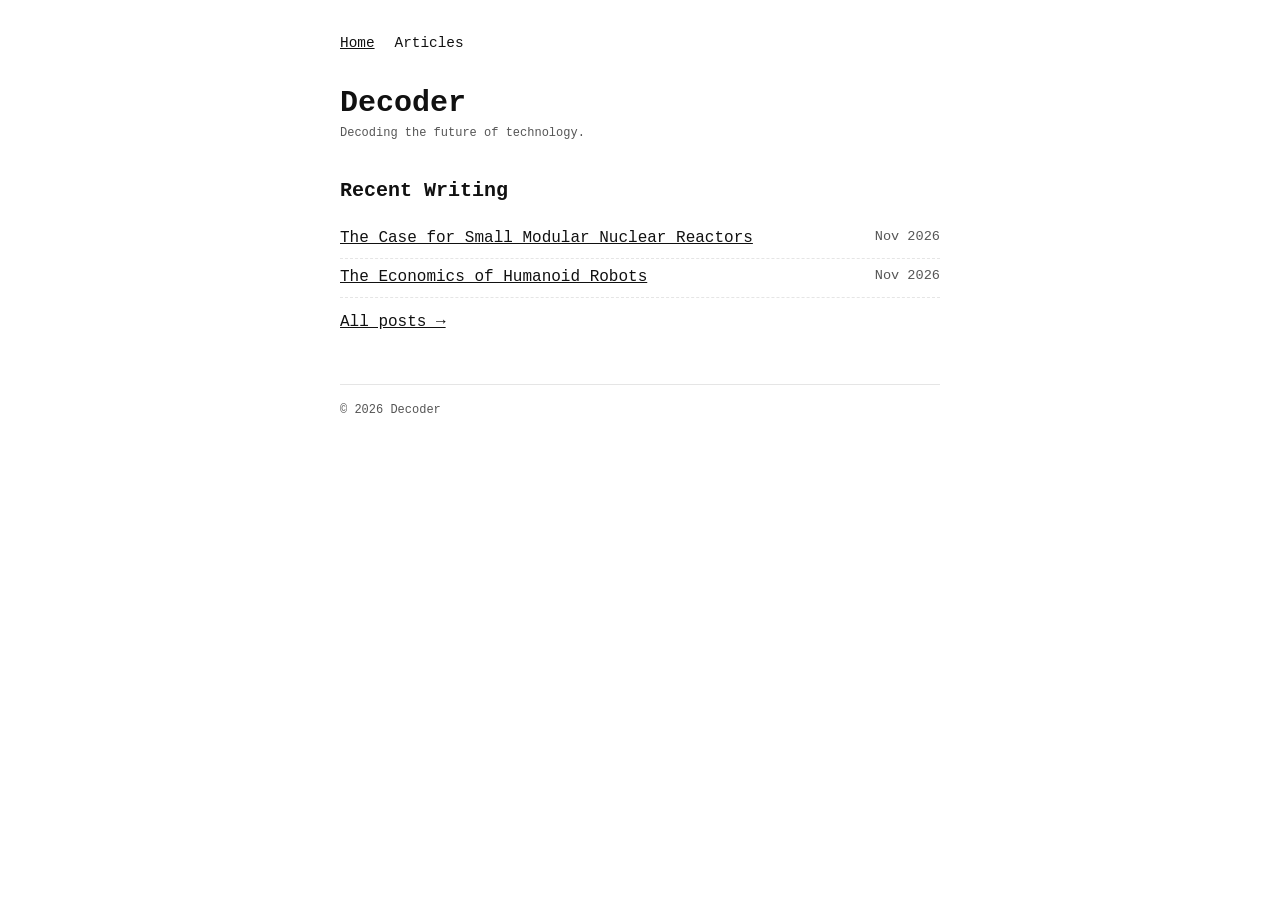
<file: index.html>
<!DOCTYPE html>
<html lang="en">
<head>
  <meta charset="utf-8">
  <meta name="viewport" content="width=device-width, initial-scale=1">
  <title>Decoder</title>
  <link rel="stylesheet" href="style.css">
  <link rel="icon" type="image/png" href="images/favicon.jpeg">
</head>
<body>

  <nav>
    <a href="index.html" class="active">Home</a>
    <a href="blog.html">Articles</a>
  </nav>

  <h1>Decoder</h1>
  <p class="meta">Decoding the future of technology.</p>


  <h2>Recent Writing</h2>
  <ul class="post-list">
    <li>
      <a href="posts/nuclear-reactors.html">The Case for Small Modular Nuclear Reactors</a>
      <span class="date">Nov 2026</span>
    </li>
  </ul>
  
  <ul class="post-list">
    <li>
      <a href="posts/humanoid-economics.html">The Economics of Humanoid Robots</a>
      <span class="date">Nov 2026</span>
    </li>
  </ul>
  
  <p style="margin-top:0.75rem;"><a href="blog.html">All posts &rarr;</a></p>


  <footer>&copy; 2026 Decoder</footer>
</body>
</html>
</file>
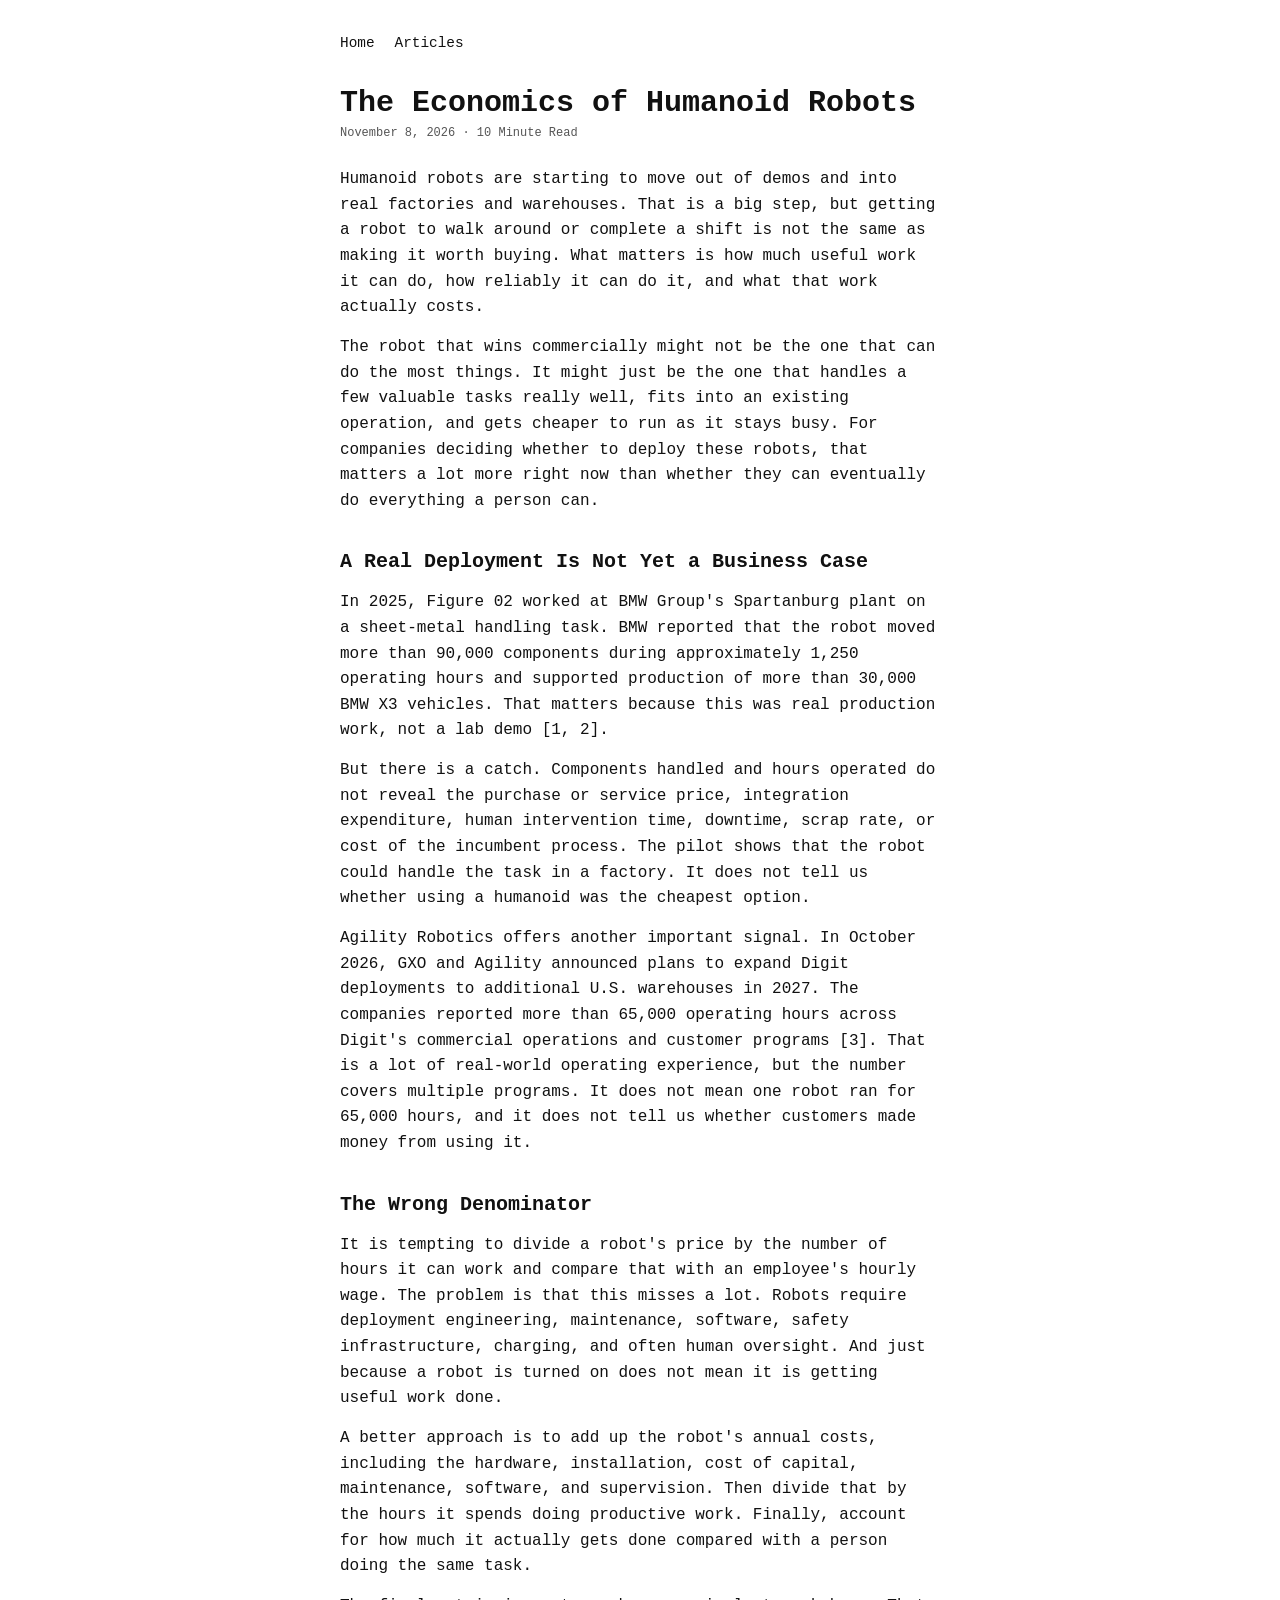
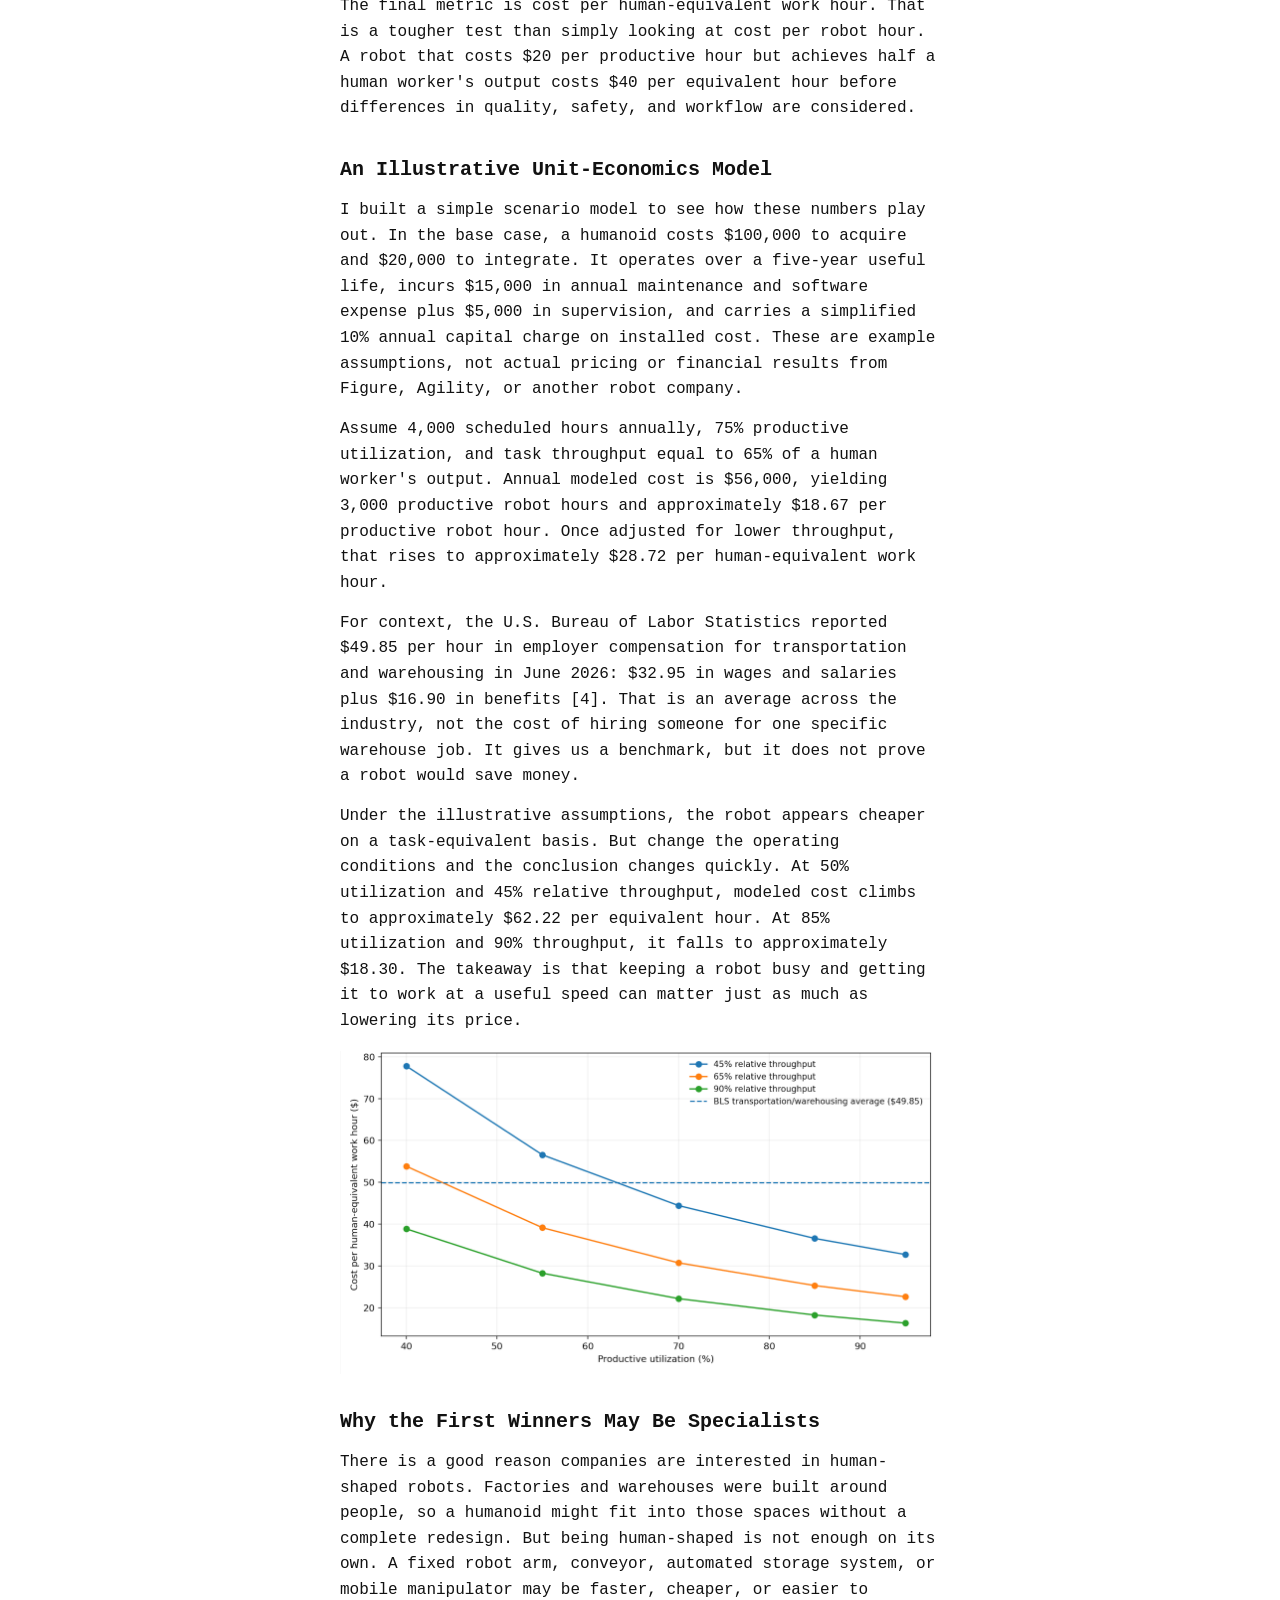
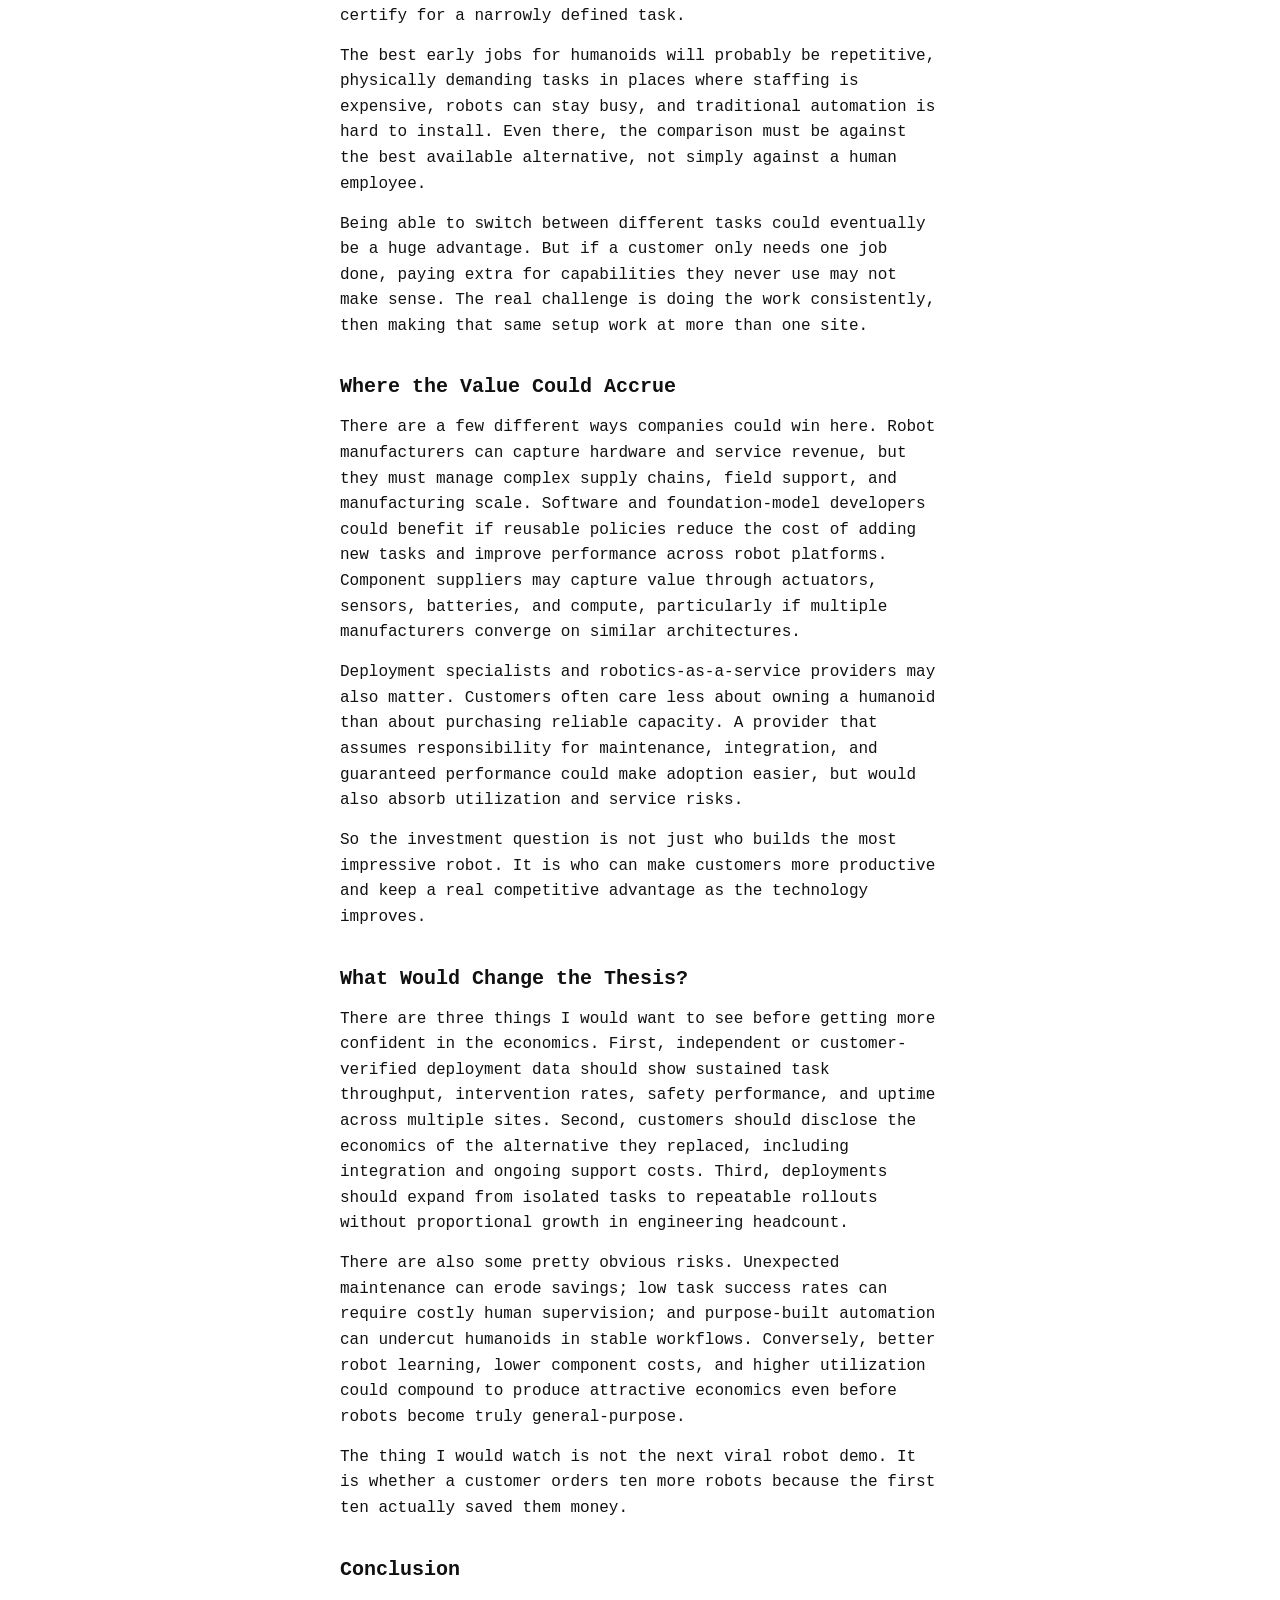
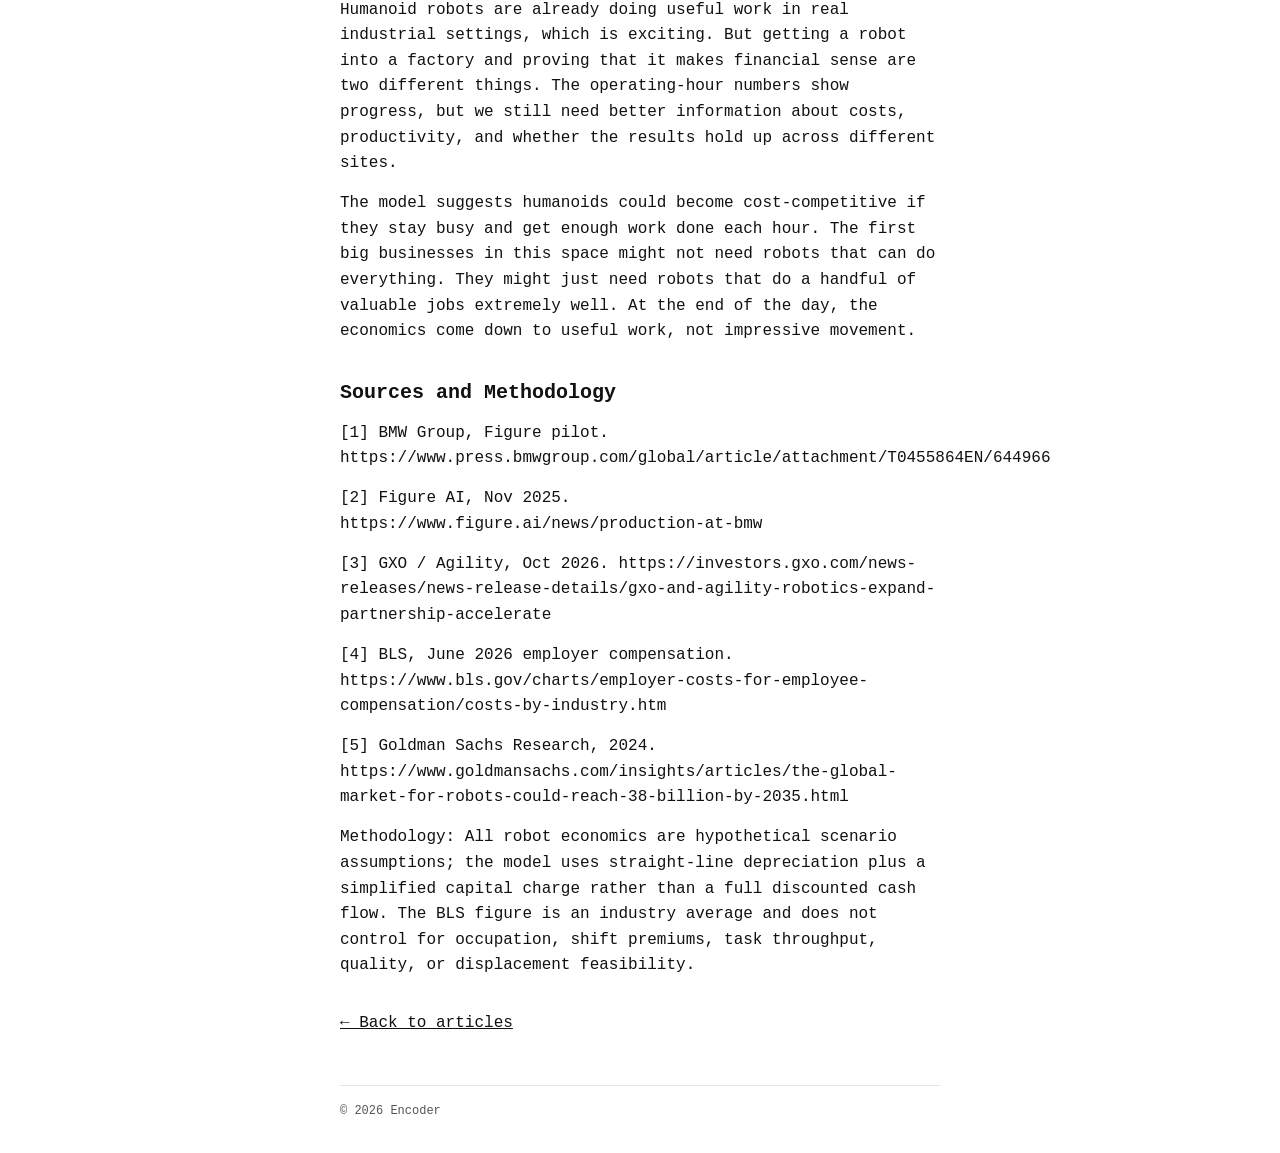
<file: posts/humanoid-economics.html>
<!DOCTYPE html>
<html lang="en">
<head>
  <meta charset="utf-8">
  <meta name="viewport" content="width=device-width, initial-scale=1">
  <title>The Economics of Humanoid Robots | Encoder</title>
  <link rel="stylesheet" href="../style.css">
  <link rel="icon" type="image/png" href="../images/favicon.jpeg">
</head>
<body>

  <nav>
    <a href="../index.html">Home</a>
    <a href="../blog.html">Articles</a>
  </nav>

  <article>
    <h1>The Economics of Humanoid Robots</h1>
      <p class="meta">November 8, 2026 &middot; 10 Minute Read</p>

      <p>Humanoid robots are starting to move out of demos and into real factories and warehouses. That is a big step, but 
        getting a robot to walk around or complete a shift is not the same as making it worth buying. What matters is how much 
        useful work it can do, how reliably it can do it, and what that work actually costs.</p>

      <p>The robot that wins commercially might not be the one that can do the most things. It might just be the one that handles a few 
        valuable tasks really well, fits into an existing operation, and gets cheaper to run as it stays busy. For companies deciding whether to 
        deploy these robots, that matters a lot more right now than whether they can eventually do everything a person can.</p>

    <h2>A Real Deployment Is Not Yet a Business Case</h2>

      <p>In 2025, Figure 02 worked at BMW Group's Spartanburg plant on a sheet-metal handling task. BMW reported that the robot moved more than 90,000 components during approximately 1,250 operating hours and supported production of more than 30,000 BMW X3 vehicles. That matters because this was real production work, not a lab demo [1, 2].</p>

      <p>But there is a catch. Components handled and hours operated do not reveal the purchase or service price, integration expenditure, human intervention time, downtime, scrap rate, or cost of the incumbent process. The pilot shows that the robot could handle the task in a factory. It does not tell us whether using a humanoid was the cheapest option.</p>

      <p>Agility Robotics offers another important signal. In October 2026, GXO and Agility announced plans to expand Digit deployments to additional U.S. warehouses in 2027. The companies reported more than 65,000 operating hours across Digit's commercial operations and customer programs [3]. That is a lot of real-world operating experience, but the number covers multiple programs. It does not mean one robot ran for 65,000 hours, and it does not tell us whether customers made money from using it.</p>

    <h2>The Wrong Denominator</h2>

      <p>It is tempting to divide a robot's price by the number of hours it can work and compare that with an employee's hourly wage. The problem is that this misses a lot. Robots require deployment engineering, maintenance, software, safety infrastructure, charging, and often human oversight. And just because a robot is turned on does not mean it is getting useful work done.</p>

      <p>A better approach is to add up the robot's annual costs, including the hardware, installation, cost of capital, maintenance, software, and supervision. Then divide that by the hours it spends doing productive work. Finally, account for how much it actually gets done compared with a person doing the same task.</p>

      <p>The final metric is cost per human-equivalent work hour. That is a tougher test than simply looking at cost per robot hour. A robot that costs $20 per productive hour but achieves half a human worker's output costs $40 per equivalent hour before differences in quality, safety, and workflow are considered.</p>

    <h2>An Illustrative Unit-Economics Model</h2>

      <p>I built a simple scenario model to see how these numbers play out. In the base case, a humanoid costs $100,000 to acquire and $20,000 to integrate. It operates over a five-year useful life, incurs $15,000 in annual maintenance and software expense plus $5,000 in supervision, and carries a simplified 10% annual capital charge on installed cost. These are example assumptions, not actual pricing or financial results from Figure, Agility, or another robot company.</p>

      <p>Assume 4,000 scheduled hours annually, 75% productive utilization, and task throughput equal to 65% of a human worker's output. Annual modeled cost is $56,000, yielding 3,000 productive robot hours and approximately $18.67 per productive robot hour. Once adjusted for lower throughput, that rises to approximately $28.72 per human-equivalent work hour.</p>

      <p>For context, the U.S. Bureau of Labor Statistics reported $49.85 per hour in employer compensation for transportation and warehousing in June 2026: $32.95 in wages and salaries plus $16.90 in benefits [4]. That is an average across the industry, not the cost of hiring someone for one specific warehouse job. It gives us a benchmark, but it does not prove a robot would save money.</p>

      <p>Under the illustrative assumptions, the robot appears cheaper on a task-equivalent basis. But change the operating conditions and the conclusion changes quickly. At 50% utilization and 45% relative throughput, modeled cost climbs to approximately $62.22 per equivalent hour. At 85% utilization and 90% throughput, it falls to approximately $18.30. The takeaway is that keeping a robot busy and getting it to work at a useful speed can matter just as much as lowering its price.</p>

      <img src="../images/humanoid-economics-revised.png" alt="humanoid-economics">

    <h2>Why the First Winners May Be Specialists</h2>

      <p>There is a good reason companies are interested in human-shaped robots. Factories and warehouses were built around people, so a humanoid might fit into those spaces without a complete redesign. But being human-shaped is not enough on its own. A fixed robot arm, conveyor, automated storage system, or mobile manipulator may be faster, cheaper, or easier to certify for a narrowly defined task.</p>

      <p>The best early jobs for humanoids will probably be repetitive, physically demanding tasks in places where staffing is expensive, robots can stay busy, and traditional automation is hard to install. Even there, the comparison must be against the best available alternative, not simply against a human employee.</p>

      <p>Being able to switch between different tasks could eventually be a huge advantage. But if a customer only needs one job done, paying extra for capabilities they never use may not make sense. The real challenge is doing the work consistently, then making that same setup work at more than one site.</p>

    <h2>Where the Value Could Accrue</h2>

      <p>There are a few different ways companies could win here. Robot manufacturers can capture hardware and service revenue, but they must manage complex supply chains, field support, and manufacturing scale. Software and foundation-model developers could benefit if reusable policies reduce the cost of adding new tasks and improve performance across robot platforms. Component suppliers may capture value through actuators, sensors, batteries, and compute, particularly if multiple manufacturers converge on similar architectures.</p>

      <p>Deployment specialists and robotics-as-a-service providers may also matter. Customers often care less about owning a humanoid than about purchasing reliable capacity. A provider that assumes responsibility for maintenance, integration, and guaranteed performance could make adoption easier, but would also absorb utilization and service risks.</p>

      <p>So the investment question is not just who builds the most impressive robot. It is who can make customers more productive and keep a real competitive advantage as the technology improves.</p>

    <h2>What Would Change the Thesis?</h2>

      <p>There are three things I would want to see before getting more confident in the economics. First, independent or customer-verified deployment data should show sustained task throughput, intervention rates, safety performance, and uptime across multiple sites. Second, customers should disclose the economics of the alternative they replaced, including integration and ongoing support costs. Third, deployments should expand from isolated tasks to repeatable rollouts without proportional growth in engineering headcount.</p>

      <p>There are also some pretty obvious risks. Unexpected maintenance can erode savings; low task success rates can require costly human supervision; and purpose-built automation can undercut humanoids in stable workflows. Conversely, better robot learning, lower component costs, and higher utilization could compound to produce attractive economics even before robots become truly general-purpose.</p>

      <p>The thing I would watch is not the next viral robot demo. It is whether a customer orders ten more robots because the first ten actually saved them money.</p>

    <h2>Conclusion</h2>

      <p>Humanoid robots are already doing useful work in real industrial settings, which is exciting. But getting a robot into a factory and proving that it makes financial sense are two different things. The operating-hour numbers show progress, but we still need better information about costs, productivity, and whether the results hold up across different sites.</p>

      <p>The model suggests humanoids could become cost-competitive if they stay busy and get enough work done each hour. The first big businesses in this space might not need robots that can do everything. They might just need robots that do a handful of valuable jobs extremely well. At the end of the day, the economics come down to useful work, not impressive movement.</p>

    <h2>Sources and Methodology</h2>

      <p>[1] BMW Group, Figure pilot. https://www.press.bmwgroup.com/global/article/attachment/T0455864EN/644966</p>

      <p>[2] Figure AI, Nov 2025. https://www.figure.ai/news/production-at-bmw</p>

      <p>[3] GXO / Agility, Oct 2026. https://investors.gxo.com/news-releases/news-release-details/gxo-and-agility-robotics-expand-partnership-accelerate</p>

      <p>[4] BLS, June 2026 employer compensation. https://www.bls.gov/charts/employer-costs-for-employee-compensation/costs-by-industry.htm</p>

      <p>[5] Goldman Sachs Research, 2024. https://www.goldmansachs.com/insights/articles/the-global-market-for-robots-could-reach-38-billion-by-2035.html</p>

      <p>Methodology: All robot economics are hypothetical scenario assumptions; the model uses straight-line depreciation plus a simplified capital charge rather than a full discounted cash flow. The BLS figure is an industry average and does not control for occupation, shift premiums, task throughput, quality, or displacement feasibility.</p>


  </article>

  <p style="margin-top:2rem;"><a href="../blog.html">&larr; Back to articles</a></p>

  <footer>&copy; 2026 Encoder</footer>
</body>
</html>
</file>
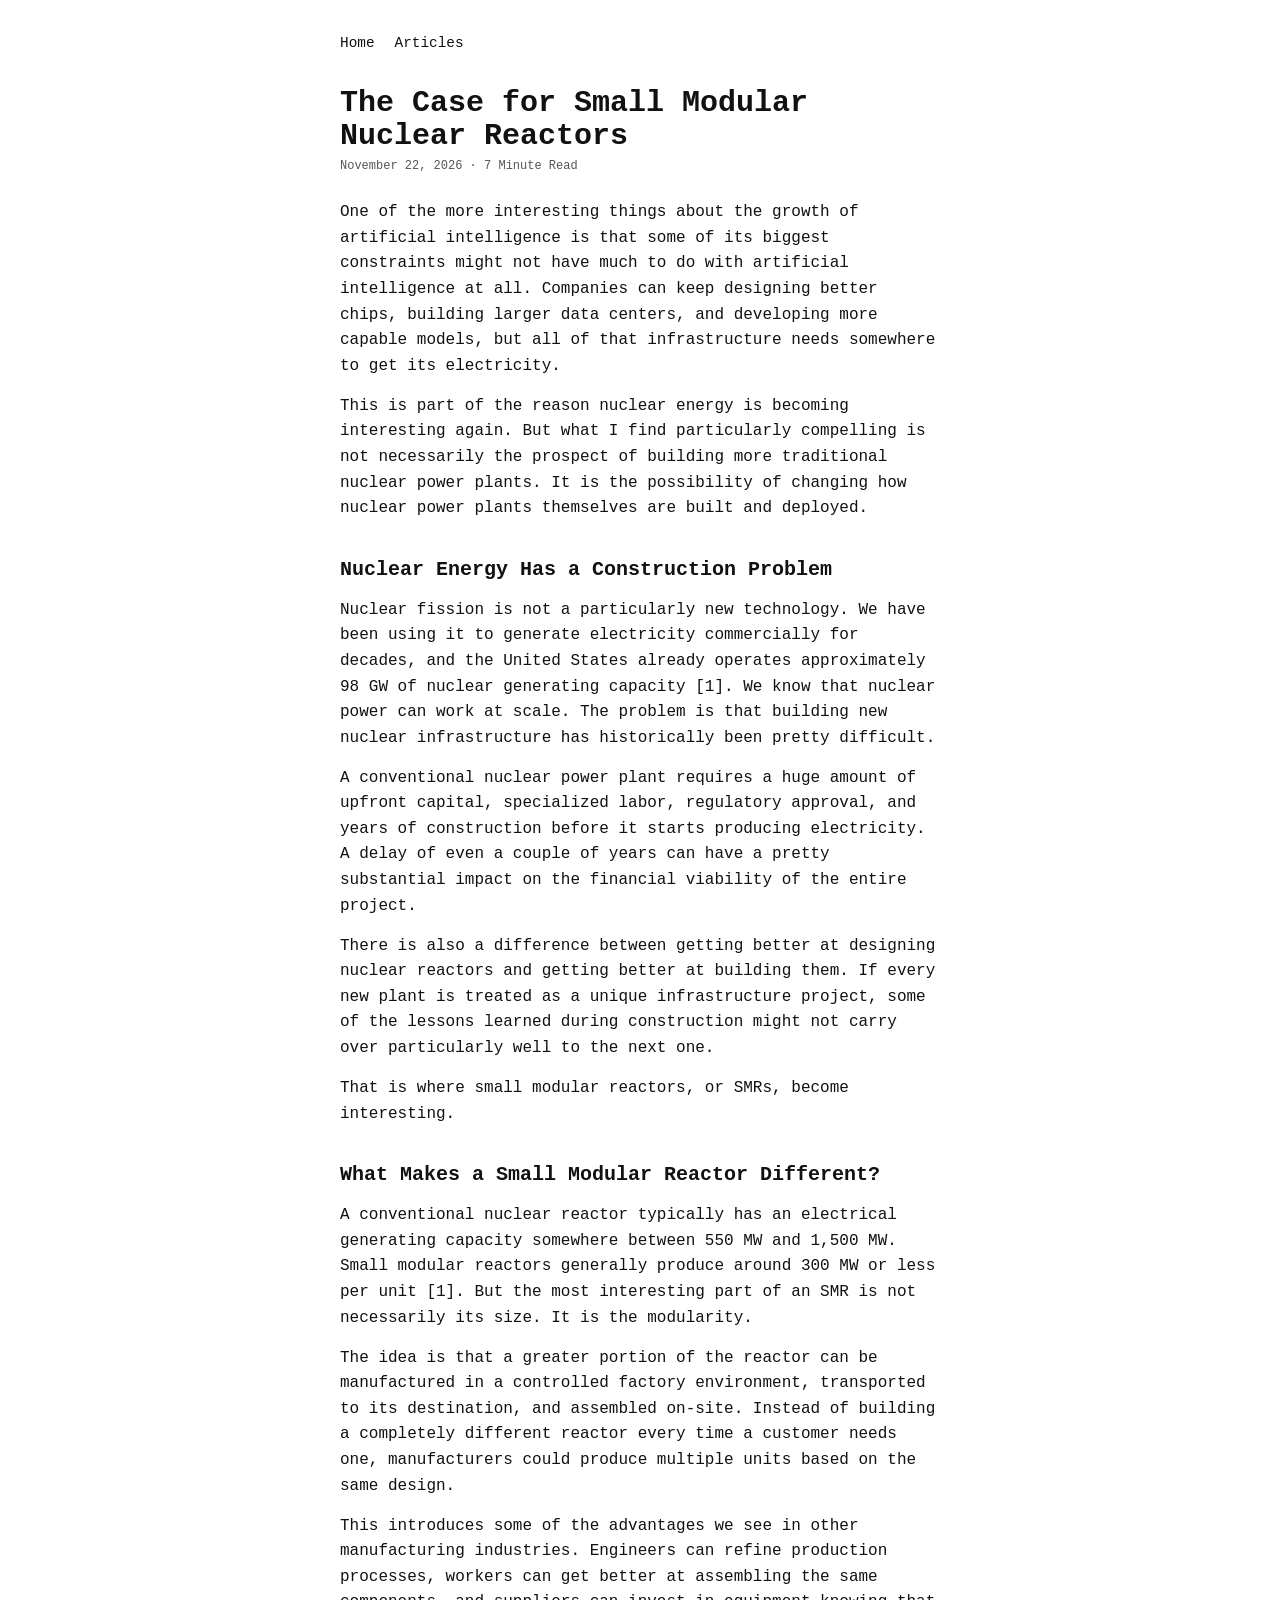
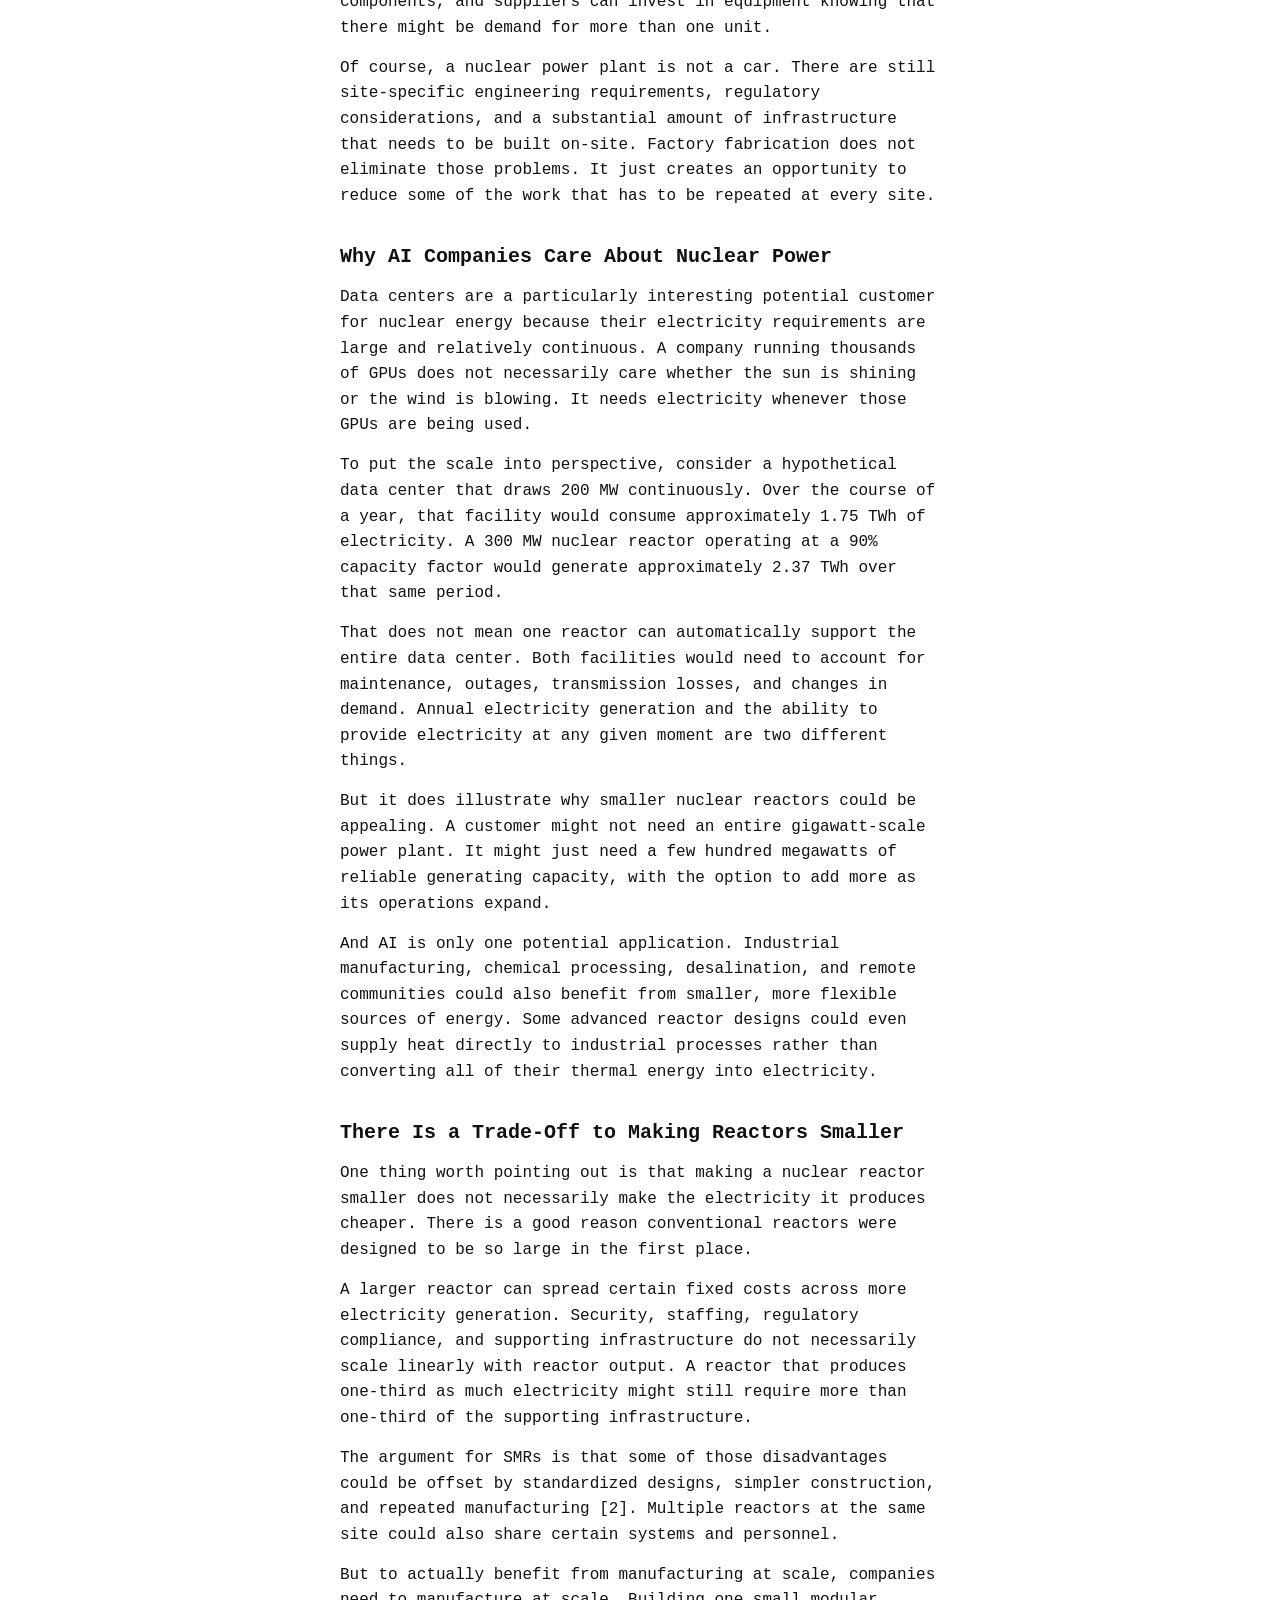
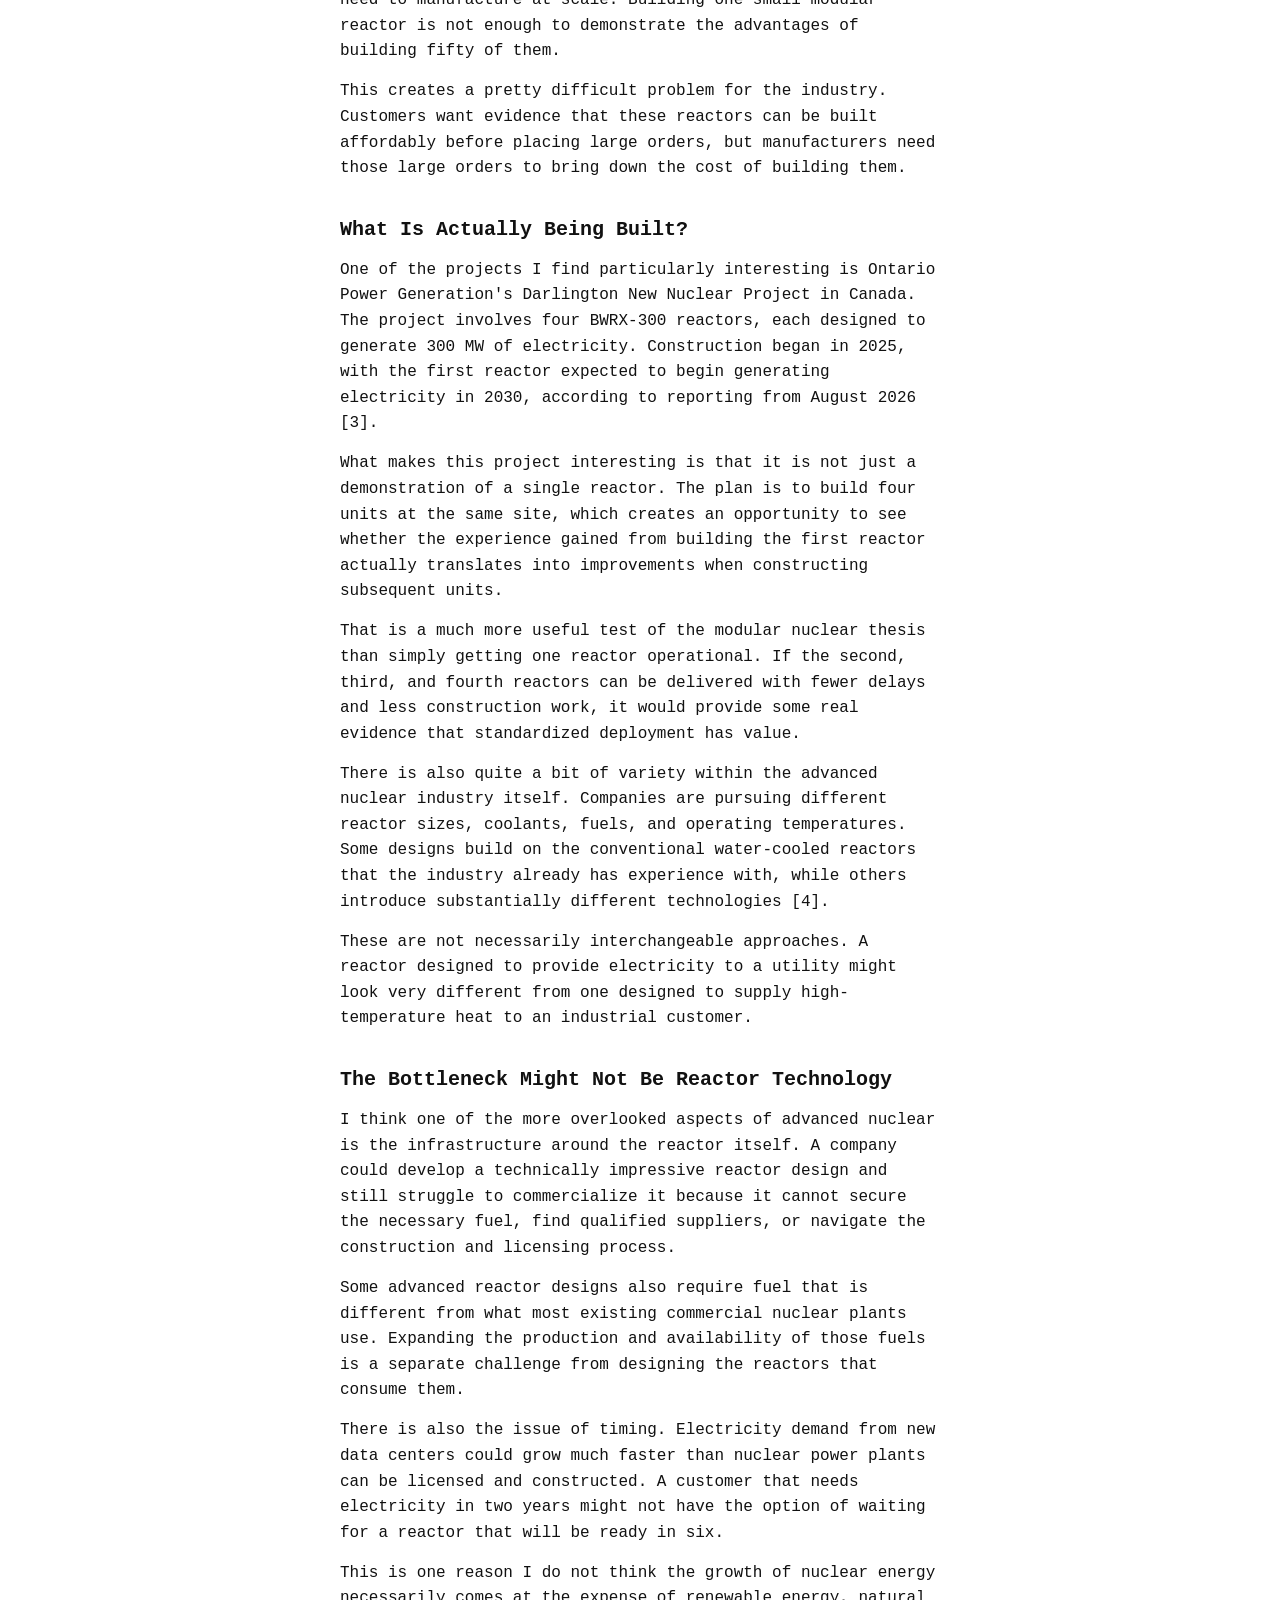
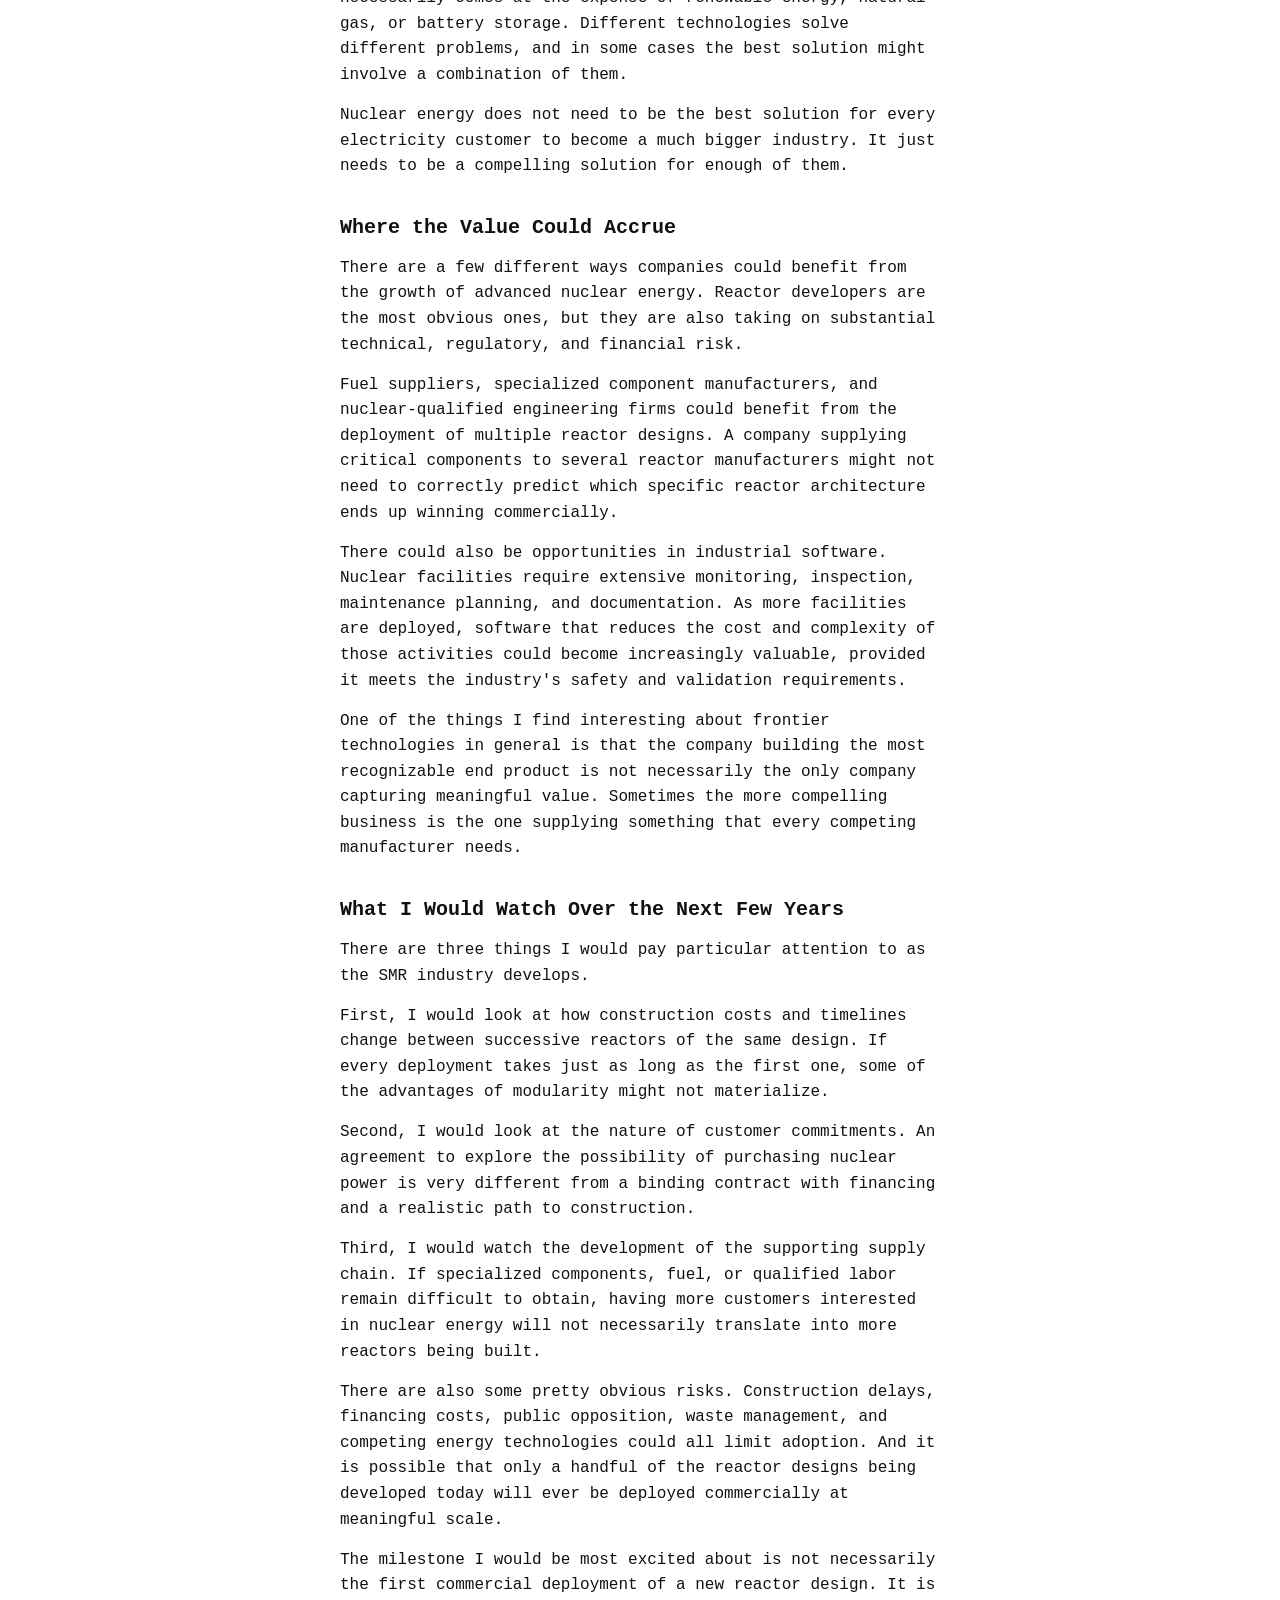
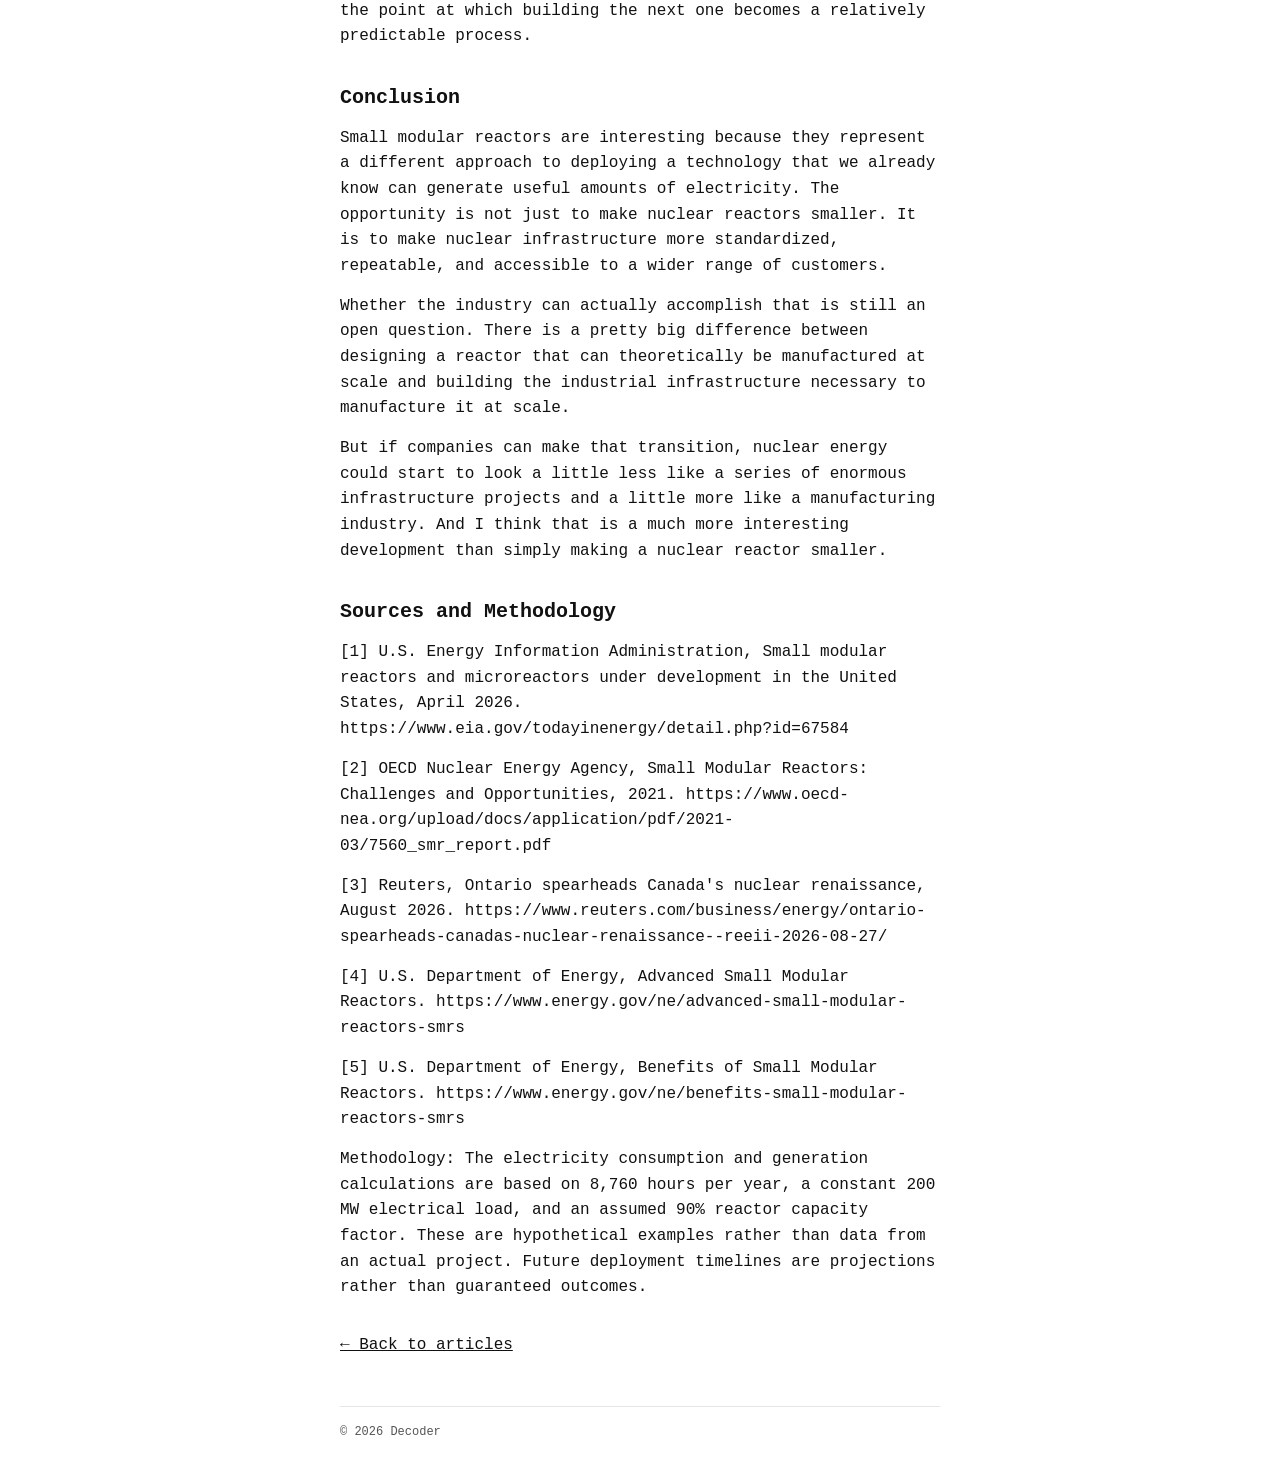
<file: posts/nuclear-reactors.html>
<!DOCTYPE html>
<html lang="en">
<head>
  <meta charset="utf-8">
  <meta name="viewport" content="width=device-width, initial-scale=1">
  <title>The Case for Small Modular Nuclear Reactors | Decoder</title>
  <link rel="stylesheet" href="../style.css">
  <link rel="icon" type="image/png" href="../images/favicon.jpeg">
</head>
<body>

  <nav>
    <a href="../index.html">Home</a>
    <a href="../blog.html">Articles</a>
  </nav>

  <article>
    <h1>The Case for Small Modular Nuclear Reactors</h1>
      <p class="meta">November 22, 2026 &middot; 7 Minute Read</p>

      <p>One of the more interesting things about the growth of artificial intelligence is that some of its biggest constraints might not have much to do with artificial intelligence at all. Companies can keep designing better chips, building larger data centers, and developing more capable models, but all of that infrastructure needs somewhere to get its electricity.</p>

      <p>This is part of the reason nuclear energy is becoming interesting again. But what I find particularly compelling is not necessarily the prospect of building more traditional nuclear power plants. It is the possibility of changing how nuclear power plants themselves are built and deployed.</p>

    <h2>Nuclear Energy Has a Construction Problem</h2>

      <p>Nuclear fission is not a particularly new technology. We have been using it to generate electricity commercially for decades, and the United States already operates approximately 98 GW of nuclear generating capacity [1]. We know that nuclear power can work at scale. The problem is that building new nuclear infrastructure has historically been pretty difficult.</p>

      <p>A conventional nuclear power plant requires a huge amount of upfront capital, specialized labor, regulatory approval, and years of construction before it starts producing electricity. A delay of even a couple of years can have a pretty substantial impact on the financial viability of the entire project.</p>

      <p>There is also a difference between getting better at designing nuclear reactors and getting better at building them. If every new plant is treated as a unique infrastructure project, some of the lessons learned during construction might not carry over particularly well to the next one.</p>

      <p>That is where small modular reactors, or SMRs, become interesting.</p>

    <h2>What Makes a Small Modular Reactor Different?</h2>

      <p>A conventional nuclear reactor typically has an electrical generating capacity somewhere between 550 MW and 1,500 MW. Small modular reactors generally produce around 300 MW or less per unit [1]. But the most interesting part of an SMR is not necessarily its size. It is the modularity.</p>

      <p>The idea is that a greater portion of the reactor can be manufactured in a controlled factory environment, transported to its destination, and assembled on-site. Instead of building a completely different reactor every time a customer needs one, manufacturers could produce multiple units based on the same design.</p>

      <p>This introduces some of the advantages we see in other manufacturing industries. Engineers can refine production processes, workers can get better at assembling the same components, and suppliers can invest in equipment knowing that there might be demand for more than one unit.</p>

      <p>Of course, a nuclear power plant is not a car. There are still site-specific engineering requirements, regulatory considerations, and a substantial amount of infrastructure that needs to be built on-site. Factory fabrication does not eliminate those problems. It just creates an opportunity to reduce some of the work that has to be repeated at every site.</p>

    <h2>Why AI Companies Care About Nuclear Power</h2>

      <p>Data centers are a particularly interesting potential customer for nuclear energy because their electricity requirements are large and relatively continuous. A company running thousands of GPUs does not necessarily care whether the sun is shining or the wind is blowing. It needs electricity whenever those GPUs are being used.</p>

      <p>To put the scale into perspective, consider a hypothetical data center that draws 200 MW continuously. Over the course of a year, that facility would consume approximately 1.75 TWh of electricity. A 300 MW nuclear reactor operating at a 90% capacity factor would generate approximately 2.37 TWh over that same period.</p>

      <p>That does not mean one reactor can automatically support the entire data center. Both facilities would need to account for maintenance, outages, transmission losses, and changes in demand. Annual electricity generation and the ability to provide electricity at any given moment are two different things.</p>

      <p>But it does illustrate why smaller nuclear reactors could be appealing. A customer might not need an entire gigawatt-scale power plant. It might just need a few hundred megawatts of reliable generating capacity, with the option to add more as its operations expand.</p>

      <p>And AI is only one potential application. Industrial manufacturing, chemical processing, desalination, and remote communities could also benefit from smaller, more flexible sources of energy. Some advanced reactor designs could even supply heat directly to industrial processes rather than converting all of their thermal energy into electricity.</p>

    <h2>There Is a Trade-Off to Making Reactors Smaller</h2>

      <p>One thing worth pointing out is that making a nuclear reactor smaller does not necessarily make the electricity it produces cheaper. There is a good reason conventional reactors were designed to be so large in the first place.</p>

      <p>A larger reactor can spread certain fixed costs across more electricity generation. Security, staffing, regulatory compliance, and supporting infrastructure do not necessarily scale linearly with reactor output. A reactor that produces one-third as much electricity might still require more than one-third of the supporting infrastructure.</p>

      <p>The argument for SMRs is that some of those disadvantages could be offset by standardized designs, simpler construction, and repeated manufacturing [2]. Multiple reactors at the same site could also share certain systems and personnel.</p>

      <p>But to actually benefit from manufacturing at scale, companies need to manufacture at scale. Building one small modular reactor is not enough to demonstrate the advantages of building fifty of them.</p>

      <p>This creates a pretty difficult problem for the industry. Customers want evidence that these reactors can be built affordably before placing large orders, but manufacturers need those large orders to bring down the cost of building them.</p>

    <h2>What Is Actually Being Built?</h2>

      <p>One of the projects I find particularly interesting is Ontario Power Generation's Darlington New Nuclear Project in Canada. The project involves four BWRX-300 reactors, each designed to generate 300 MW of electricity. Construction began in 2025, with the first reactor expected to begin generating electricity in 2030, according to reporting from August 2026 [3].</p>

      <p>What makes this project interesting is that it is not just a demonstration of a single reactor. The plan is to build four units at the same site, which creates an opportunity to see whether the experience gained from building the first reactor actually translates into improvements when constructing subsequent units.</p>

      <p>That is a much more useful test of the modular nuclear thesis than simply getting one reactor operational. If the second, third, and fourth reactors can be delivered with fewer delays and less construction work, it would provide some real evidence that standardized deployment has value.</p>

      <p>There is also quite a bit of variety within the advanced nuclear industry itself. Companies are pursuing different reactor sizes, coolants, fuels, and operating temperatures. Some designs build on the conventional water-cooled reactors that the industry already has experience with, while others introduce substantially different technologies [4].</p>

      <p>These are not necessarily interchangeable approaches. A reactor designed to provide electricity to a utility might look very different from one designed to supply high-temperature heat to an industrial customer.</p>

    <h2>The Bottleneck Might Not Be Reactor Technology</h2>

      <p>I think one of the more overlooked aspects of advanced nuclear is the infrastructure around the reactor itself. A company could develop a technically impressive reactor design and still struggle to commercialize it because it cannot secure the necessary fuel, find qualified suppliers, or navigate the construction and licensing process.</p>

      <p>Some advanced reactor designs also require fuel that is different from what most existing commercial nuclear plants use. Expanding the production and availability of those fuels is a separate challenge from designing the reactors that consume them.</p>

      <p>There is also the issue of timing. Electricity demand from new data centers could grow much faster than nuclear power plants can be licensed and constructed. A customer that needs electricity in two years might not have the option of waiting for a reactor that will be ready in six.</p>

      <p>This is one reason I do not think the growth of nuclear energy necessarily comes at the expense of renewable energy, natural gas, or battery storage. Different technologies solve different problems, and in some cases the best solution might involve a combination of them.</p>

      <p>Nuclear energy does not need to be the best solution for every electricity customer to become a much bigger industry. It just needs to be a compelling solution for enough of them.</p>

    <h2>Where the Value Could Accrue</h2>

      <p>There are a few different ways companies could benefit from the growth of advanced nuclear energy. Reactor developers are the most obvious ones, but they are also taking on substantial technical, regulatory, and financial risk.</p>

      <p>Fuel suppliers, specialized component manufacturers, and nuclear-qualified engineering firms could benefit from the deployment of multiple reactor designs. A company supplying critical components to several reactor manufacturers might not need to correctly predict which specific reactor architecture ends up winning commercially.</p>

      <p>There could also be opportunities in industrial software. Nuclear facilities require extensive monitoring, inspection, maintenance planning, and documentation. As more facilities are deployed, software that reduces the cost and complexity of those activities could become increasingly valuable, provided it meets the industry's safety and validation requirements.</p>

      <p>One of the things I find interesting about frontier technologies in general is that the company building the most recognizable end product is not necessarily the only company capturing meaningful value. Sometimes the more compelling business is the one supplying something that every competing manufacturer needs.</p>

    <h2>What I Would Watch Over the Next Few Years</h2>

      <p>There are three things I would pay particular attention to as the SMR industry develops.</p>

      <p>First, I would look at how construction costs and timelines change between successive reactors of the same design. If every deployment takes just as long as the first one, some of the advantages of modularity might not materialize.</p>

      <p>Second, I would look at the nature of customer commitments. An agreement to explore the possibility of purchasing nuclear power is very different from a binding contract with financing and a realistic path to construction.</p>

      <p>Third, I would watch the development of the supporting supply chain. If specialized components, fuel, or qualified labor remain difficult to obtain, having more customers interested in nuclear energy will not necessarily translate into more reactors being built.</p>

      <p>There are also some pretty obvious risks. Construction delays, financing costs, public opposition, waste management, and competing energy technologies could all limit adoption. And it is possible that only a handful of the reactor designs being developed today will ever be deployed commercially at meaningful scale.</p>

      <p>The milestone I would be most excited about is not necessarily the first commercial deployment of a new reactor design. It is the point at which building the next one becomes a relatively predictable process.</p>

    <h2>Conclusion</h2>

      <p>Small modular reactors are interesting because they represent a different approach to deploying a technology that we already know can generate useful amounts of electricity. The opportunity is not just to make nuclear reactors smaller. It is to make nuclear infrastructure more standardized, repeatable, and accessible to a wider range of customers.</p>

      <p>Whether the industry can actually accomplish that is still an open question. There is a pretty big difference between designing a reactor that can theoretically be manufactured at scale and building the industrial infrastructure necessary to manufacture it at scale.</p>

      <p>But if companies can make that transition, nuclear energy could start to look a little less like a series of enormous infrastructure projects and a little more like a manufacturing industry. And I think that is a much more interesting development than simply making a nuclear reactor smaller.</p>

    <h2>Sources and Methodology</h2>

      <p>[1] U.S. Energy Information Administration, Small modular reactors and microreactors under development in the United States, April 2026. https://www.eia.gov/todayinenergy/detail.php?id=67584</p>

      <p>[2] OECD Nuclear Energy Agency, Small Modular Reactors: Challenges and Opportunities, 2021. https://www.oecd-nea.org/upload/docs/application/pdf/2021-03/7560_smr_report.pdf</p>

      <p>[3] Reuters, Ontario spearheads Canada's nuclear renaissance, August 2026. https://www.reuters.com/business/energy/ontario-spearheads-canadas-nuclear-renaissance--reeii-2026-08-27/</p>

      <p>[4] U.S. Department of Energy, Advanced Small Modular Reactors. https://www.energy.gov/ne/advanced-small-modular-reactors-smrs</p>

      <p>[5] U.S. Department of Energy, Benefits of Small Modular Reactors. https://www.energy.gov/ne/benefits-small-modular-reactors-smrs</p>

      <p>Methodology: The electricity consumption and generation calculations are based on 8,760 hours per year, a constant 200 MW electrical load, and an assumed 90% reactor capacity factor. These are hypothetical examples rather than data from an actual project. Future deployment timelines are projections rather than guaranteed outcomes.</p>

  </article>

  <p style="margin-top:2rem;"><a href="../blog.html">&larr; Back to articles</a></p>

  <footer>&copy; 2026 Decoder</footer>
</body>
</html>
</file>
<file: style.css>
:root {
  --bg: ##ffffff;
  --text: #111;
  --muted: #555;
  --rule: #e5e5e5;
}

* { box-sizing: border-box; }

body {
  font-family: "Courier New", Courier, monospace;
  line-height: 1.6;
  max-width: 40rem;
  margin: 2rem auto;
  padding: 0 1.25rem;
  color: var(--text);
  background: var(--bg);
}

a { color: var(--text); }
a:hover { color: var(--muted); }

/* Nav */
nav {
  display: flex;
  gap: 1.25rem;
  margin-bottom: 2rem;
  font-size: 0.9rem;
}
nav a { text-decoration: none; }
nav a:hover, nav a.active { text-decoration: underline; }

/* Headings */
h1 { font-size: 1.875rem; font-weight: 600; line-height: 1.1; margin: 0; }
h2 { font-size: 1.25rem; font-weight: 600; margin: 2rem 0 0.75rem; }
h3 { font-size: 1.05rem; font-weight: 600; margin: 1.5rem 0 0.5rem; }
p { margin: 0 0 0.9rem; }

.meta {
  font-size: 0.75rem;
  color: var(--muted);
  margin: 0.25rem 0 1.5rem;
}

/* Post list */
ul.post-list { list-style: none; padding: 0; margin: 0; }
ul.post-list li {
  display: flex;
  justify-content: space-between;
  gap: 1rem;
  padding: 0.4rem 0;
  border-bottom: 1px dashed var(--rule);
}
ul.post-list .date { color: var(--muted); font-size: 0.85rem; white-space: nowrap; }

/* Projects */
.project { display: flex; align-items: center; gap: 15px; margin-bottom: 2rem; }
.project img { width: 200px; height: auto; flex-shrink: 0; }
.project-title { margin-bottom: 0.4rem; }

@media (max-width: 560px) {
  .project { flex-direction: column; align-items: flex-start; }
  .project img { width: 100%; }
}

/* Post body */
article img { max-width: 100%; height: auto; display: block; margin: 1rem 0; }
article pre {
  background: #f5f5f5;
  padding: 0.75rem;
  overflow-x: auto;
  font-size: 0.85rem;
}
article blockquote {
  margin: 1rem 0;
  padding-left: 1rem;
  border-left: 2px solid var(--rule);
  color: var(--muted);
}

footer {
  margin-top: 3rem;
  padding-top: 1rem;
  border-top: 1px solid var(--rule);
  font-size: 0.75rem;
  color: var(--muted);
}
</file>
